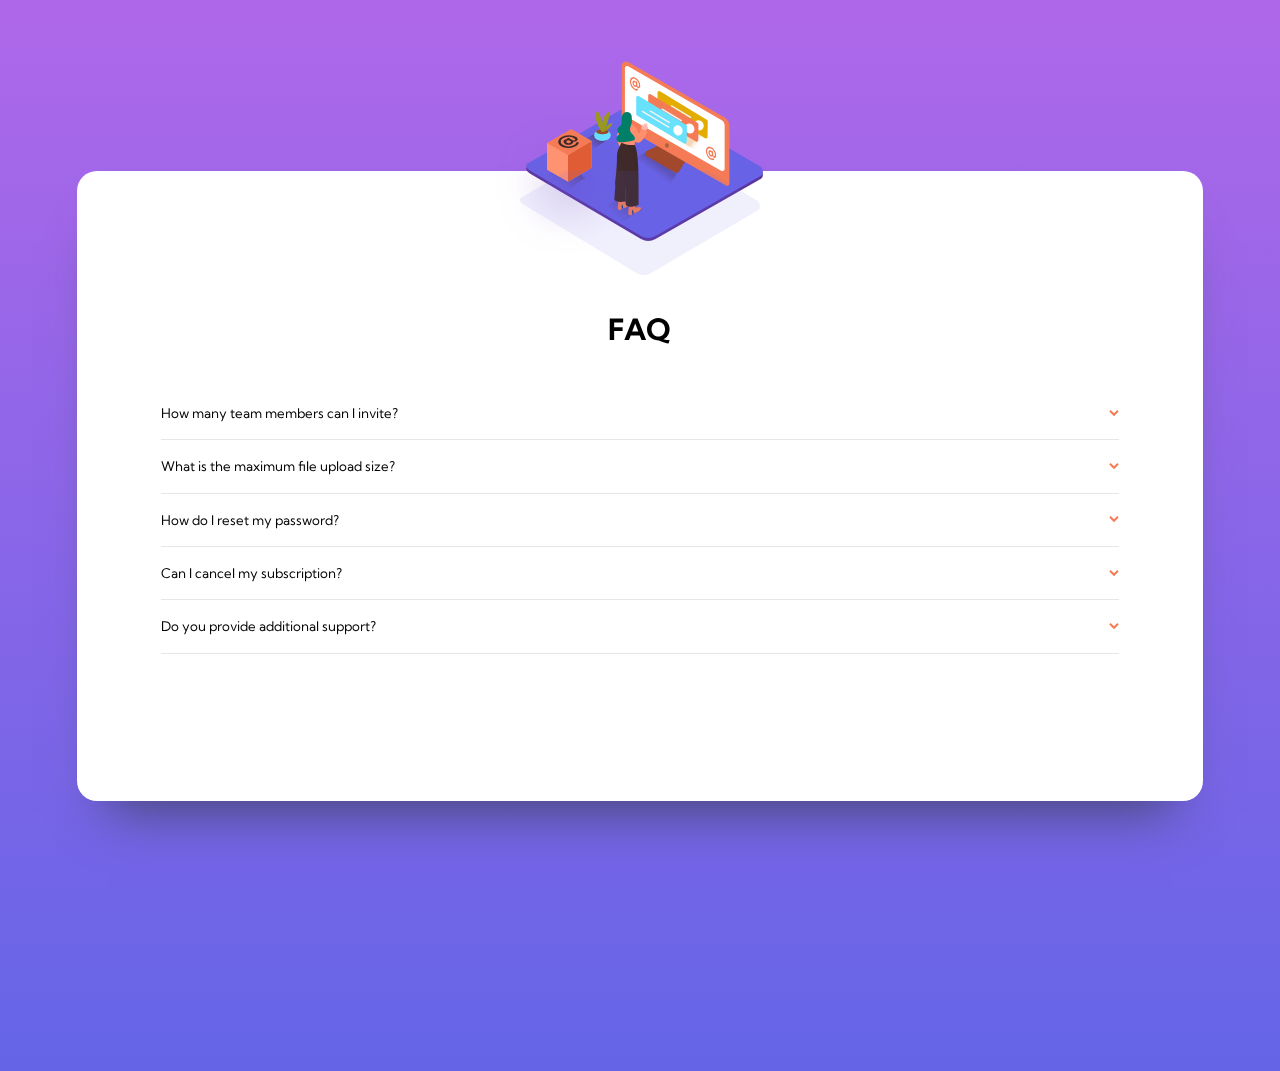
<file: index.html>
<!DOCTYPE html>
<html lang="en">
<head>
  <meta charset="UTF-8">
  <meta http-equiv="X-UA-Compatible" content="IE=edge">
  <meta name="viewport" content="width=device-width, initial-scale=1.0">

  <link rel="stylesheet" href="styles/styles.css">
  <link rel="icon" type="image/png" sizes="32x32" href="./images/favicon-32x32.png">
  <title>Frontend Mentor | FAQ Accordion Card</title>

  <script type="text/javascript" src="index.js" defer></script>
</head>
<body>
  <main>
    <div class="accordion">
      <picture>
        <source media="(min-width:1440px)" srcset="./images/illustration-woman-online-desktop.svg">
        <img src="./images/illustration-woman-online-mobile.svg"/>
      </picture>
      <picture>
        <source media="(min-width:1440px)" srcset="./images/bg-pattern-desktop.svg">
        <img src="./images/bg-pattern-mobile.svg">
      </picture>
      <div class="frequently-asked-qns">
        <header>FAQ</header>
        <div class="question" onclick="question_clicked(event)" bold="false">
          How many team members can I invite?
          <img class="" src="./images/icon-arrow-down.svg"/>
        </div>
        <div class="answer">
          You can invite up to 2 additional users on the Free plan. There is no limit on team members for the Premium plan.
        </div>
        <div class="question" onclick="question_clicked(event)" bold="false">
          What is the maximum file upload size?
          <img class="" src="./images/icon-arrow-down.svg"/>
        </div>
        <div class="answer">
          No more than 2GB. All files in your account must fit your allotted storage space.
        </div>
        <div class="question" onclick="question_clicked(event)" bold="false">
          How do I reset my password?
          <img class="" src="./images/icon-arrow-down.svg"/>
        </div>
        <div class="answer">
          Click “Forgot password” from the login page or “Change password” from your profile page.
          A reset link will be emailed to you.
        </div>
        <div class="question" onclick="question_clicked(event)" bold="false">
          Can I cancel my subscription?
          <img class="" src="./images/icon-arrow-down.svg"/>  
        </div>
        <div class="answer">
          Yes! Send us a message and we’ll process your request no questions asked.
        </div>
        <div class="question" onclick="question_clicked(event)" bold="false">
          Do you provide additional support?
          <img class="" src="./images/icon-arrow-down.svg"/>
        </div>
        <div class="answer">Chat and email support is available 24/7. Phone lines are open during normal business hours.</div>
      </div>
    </div>
  </main>
</body>
</html>
</file>
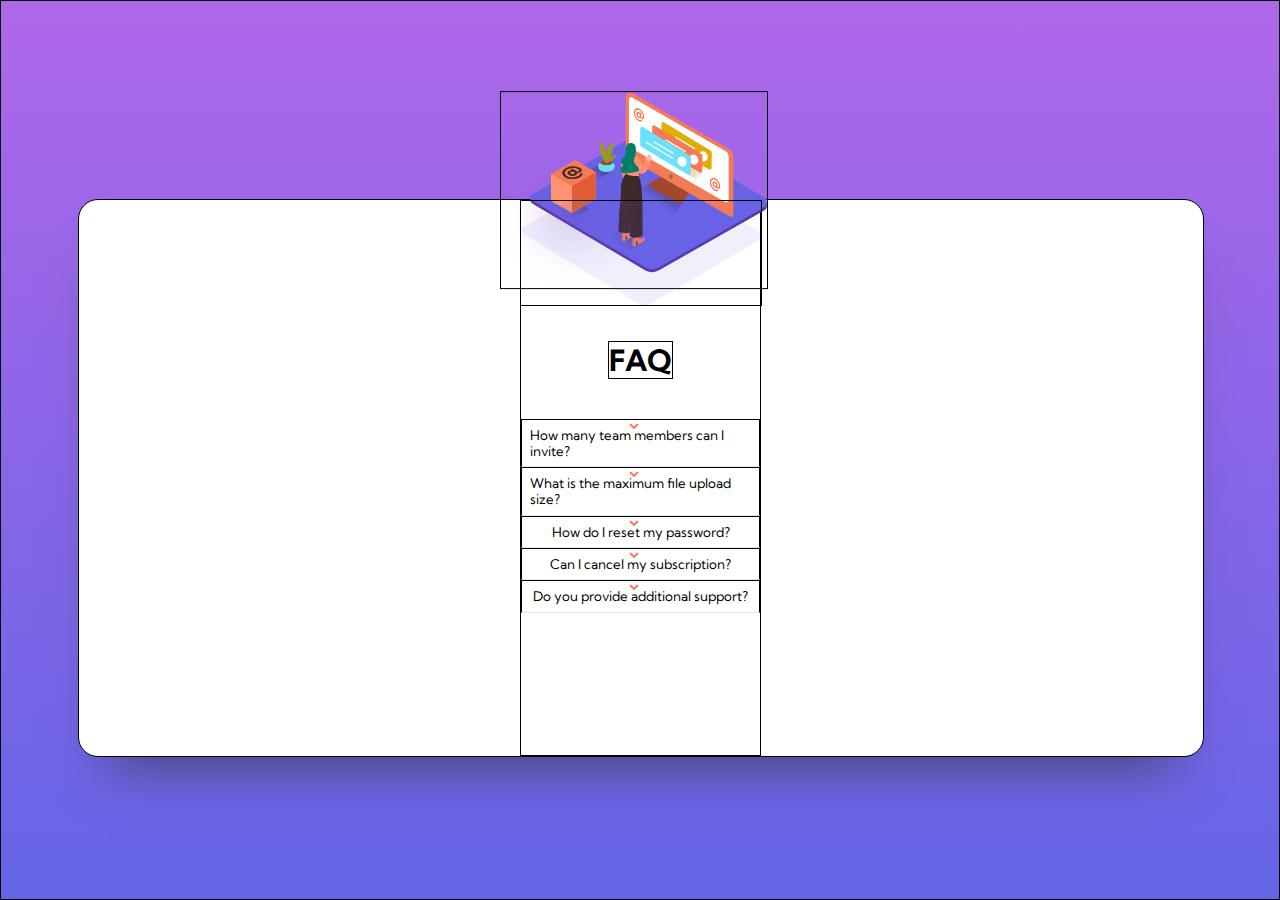
<file: faq-accordion-card-main/index.html>
<!DOCTYPE html>
<html lang="en">
<head>
  <meta charset="UTF-8">
  <meta http-equiv="X-UA-Compatible" content="IE=edge">
  <meta name="viewport" content="width=device-width, initial-scale=1.0">
  <link rel="stylesheet" href="styles/styles.css">
  <title>Document</title>
</head>
<body>
  <main class="black-border">
    <div class="black-border accordion">
      <img class="black-border" src="./images/illustration-woman-online-mobile.svg"/>
      <img class="black-border" src="./images/bg-pattern-mobile.svg"/>
      <div class="black-border frequently-asked-qns">
        <header class="black-border">FAQ</header>
        <div class="black-border question">
          How many team members can I invite?
          <img src="./images/icon-arrow-down.svg"/>
        </div>
        <div class="black-border answer">
          You can invite up to 2 additional users on the Free plan. There is no limit on team members for the Premium plan.
        </div>
        <div class="black-border question">
          What is the maximum file upload size?
          <img src="./images/icon-arrow-down.svg"/>
        </div>
        <div class="black-border answer">
          No more than 2GB. All files in your account must fit your allotted storage space.
        </div>
        <div class="black-border question">
          How do I reset my password?
          <img src="./images/icon-arrow-down.svg"/>
        </div>
        <div class="black-border answer">
          Click “Forgot password” from the login page or “Change password” from your profile page.
          A reset link will be emailed to you.
        </div>
        <div class="black-border question">
          Can I cancel my subscription?
          <img src="./images/icon-arrow-down.svg"/>  
        </div>
        <div class="black-border answer">
          Yes! Send us a message and we’ll process your request no questions asked.
        </div>
        <div class="black-border question">
          Do you provide additional support?
          <img src="./images/icon-arrow-down.svg"/>
        </div>
        <div class="black-border answer">Chat and email support is available 24/7. Phone lines are open during normal business hours.</div>
      </div>
    </div>
  </main>
</body>
</html>
</file>
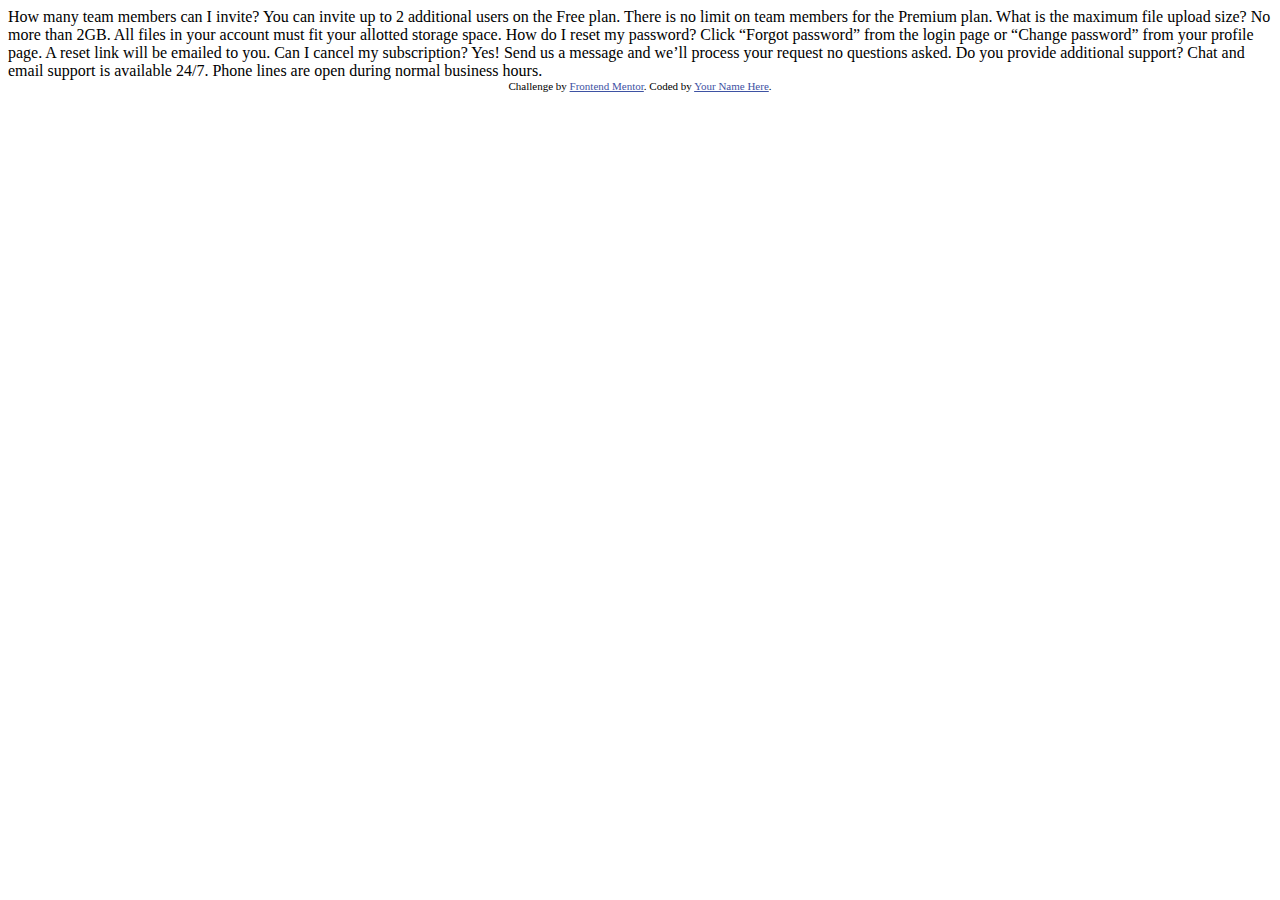
<file: temp.html>
<!DOCTYPE html>
<html lang="en">
<head>
  <meta charset="UTF-8">
  <meta name="viewport" content="width=device-width, initial-scale=1.0"> <!-- displays site properly based on user's device -->

  <link rel="icon" type="image/png" sizes="32x32" href="./images/favicon-32x32.png">
  
  <title>Frontend Mentor | FAQ Accordion Card</title>

  <!-- Feel free to remove these styles or customise in your own stylesheet 👍 -->
  <style>
    .attribution { font-size: 11px; text-align: center; }
    .attribution a { color: hsl(228, 45%, 44%); }
  </style>
</head>
<body>
  How many team members can I invite?
  You can invite up to 2 additional users on the Free plan. There is no limit on 
  team members for the Premium plan.

  What is the maximum file upload size?
  No more than 2GB. All files in your account must fit your allotted storage space.

  How do I reset my password?
  Click “Forgot password” from the login page or “Change password” from your profile page.
  A reset link will be emailed to you.

  Can I cancel my subscription?
  Yes! Send us a message and we’ll process your request no questions asked.

  Do you provide additional support?
  Chat and email support is available 24/7. Phone lines are open during normal business hours.

  <div class="attribution">
    Challenge by <a href="https://www.frontendmentor.io?ref=challenge" target="_blank">Frontend Mentor</a>. 
    Coded by <a href="#">Your Name Here</a>.
  </div>
</body>
</html>
</file>
<file: styles/styles.css>
@import url('https://fonts.googleapis.com/css2?family=Kumbh+Sans:wght@400;700&display=swap');

* {
    box-sizing: border-box;
    font-family: 'Kumbh Sans', sans-serif;
}
html {
    min-height: 100%;
}
body {
    background-image: linear-gradient(hsl(273, 75%, 66%), hsl(240, 73%, 65%));;
    margin: 0px;
}

/* colours */
.dark-blue-font-color {
    color: hsl(238, 29%, 16%);
}
.soft-red-font-color {
    color: hsl(14, 88%, 65%);
}
.light-grayish-blue-color {
    color: hsl(240, 5%, 91%)
}

.black-border {
    border: 1px solid black;
}
/* main components */
main {
    width: 100vw;
    height: 100vh;
}
.accordion {
    background-color: white;
    border-radius: 20px;
    height: 70vh;
    width: 88vw;
    margin: 19vh 6vw 11vh 6vw;
    display: flex;
    flex-direction: column;
    align-items: center;
    /* TODO: make it closer to the original shadow */
    box-shadow: 0px 40px 50px -30px hsl(240, 25%, 37%);
}
.accordion > picture {
    position: fixed;
}
.accordion picture:first-child {
    transform: translateY(-55%);
    margin-left: -20px;
}
header {
    font-weight: 700;
    font-size: 22pt;
    margin-top: 140px;
    margin-bottom: 40px;
}
.frequently-asked-qns {
    position: relative;
    text-align: left;
    font-weight: 400;
    display: flex;
    flex-direction: column;
    align-items: center;
    height: 100%;
    width: 85%;
}
.question {
    font-size: 10pt;
    height: 4em;
    width: 100%;
    border-bottom: 1px solid hsl(240, 5%, 91%);
    display: flex;
    flex-direction: row;
    justify-content: space-between;
    align-items: center;
    cursor: pointer;
}
.question:hover {
    color:hsl(14, 88%, 65%)
}
@keyframes rotateIcon {
    0% {transform: rotate(0deg);}
    100% {transform: rotate(180deg);}
}
.question[bold=true] {
    font-weight: 700;
    color:hsl(238, 29%, 16%);
}
.question[bold=true] > img{
    animation-name: rotateIcon;
    animation-duration: 0.5s;
    animation-fill-mode: forwards;  
}
.question[bold=true] + .answer {
    display: block;
}
.answer {
    display: none;
    border-top: none;
    font-size: 9pt;
    padding-top: 1em;
    color: hsl(240, 6%, 50%);
    width: 100%;
}

@media only screen and (min-width: 1440px){
    .accordion {
        height: 60vh;
        width: 68vw;
        margin: 18vh 16vw 22vh 16vw;
        display: flex;
        flex-direction: row;
        justify-content: space-between;
        overflow: hidden;
    }
    .accordion picture:first-child {
        position: relative;
        left: 0;
        transform: translateX(-10%);
        margin-left: 0px;
        overflow: hidden;
    }
    .accordion picture:nth-child(2) {
        position: fixed;
        transform: translate(-56%, -10%);
        overflow: hidden;
    }
    .frequently-asked-qns {
        width: 50%;
        align-items: flex-start;
    }
    header {
        width: 100%;
        margin-top: 80px;
        margin-bottom: 30px;
    }
    .question, .answer {
        width: 70%;
    }
    .question {
        height: 3.5em;
    }
    .answer {
        line-height: 1.5;
    }
}
</file>
<file: faq-accordion-card-main/styles/styles.css>
@import url('https://fonts.googleapis.com/css2?family=Kumbh+Sans:wght@400;700&display=swap');

* {
    box-sizing: border-box;
    font-family: 'Kumbh Sans', sans-serif;
}
html {
    min-height: 100%;
}
body {
    background-image: linear-gradient(hsl(273, 75%, 66%), hsl(240, 73%, 65%));;
    margin: 0px;
}

/* colours */
.dark-blue-font-color {
    color: hsl(238, 29%, 16%);
}
.soft-red-font-color {
    color: hsl(14, 88%, 65%);
}
.light-grayish-blue-color {
    color: hsl(240, 5%, 91%)
}

.black-border {
    border: 1px solid black;
}
/* main components */
main {
    width: 100vw;
    height: 100vh;
}
.accordion {
    background-color: white;
    border-radius: 20px;
    height: 62vh;
    width: 88vw;
    margin: 22vh 6vw 16vh 6vw;
    display: flex;
    flex-direction: column;
    align-items: center;
    /* TODO: make it closer to the original shadow */
    box-shadow: 0px 40px 50px -30px hsl(240, 25%, 37%);
}
img {
    position: fixed;
}
.accordion img:first-child {
    transform: translateY(-55%);
    margin-left: -13px;
}
header {
    font-weight: 700;
    font-size: 22pt;
    margin-top: 140px;
    margin-bottom: 40px;
}
.frequently-asked-qns {
    text-align: left;
    font-weight: 400;
    display: flex;
    flex-direction: column;
    align-items: center;
    height: 100%;
}
.question {
    font-size: 10pt;
    width: 100%;
    padding: 3%;
    border-bottom: 1px solid hsl(240, 5%, 91%);
    display: flex;
    flex-direction: row;
    justify-content: space-around;
    cursor: pointer;
}
.question:hover {
    color:hsl(14, 88%, 65%)
}

/* animation-name: rotateIcon;
animation-duration: 1s;
animation-fill-mode: forwards;   */
.question:active {
    font-weight: 700;
    color:hsl(238, 29%, 16%);
}
@keyframes rotateIcon {
    0% {transform: rotate(0deg);}
    100% {transform: rotate(180deg);}
}
.answer {
    border-top: none;
    font-size: 10pt;
    color: hsl(240, 6%, 50%);
    display: none;
}

@media only screen and (min-width: 1440px){

}
</file>
